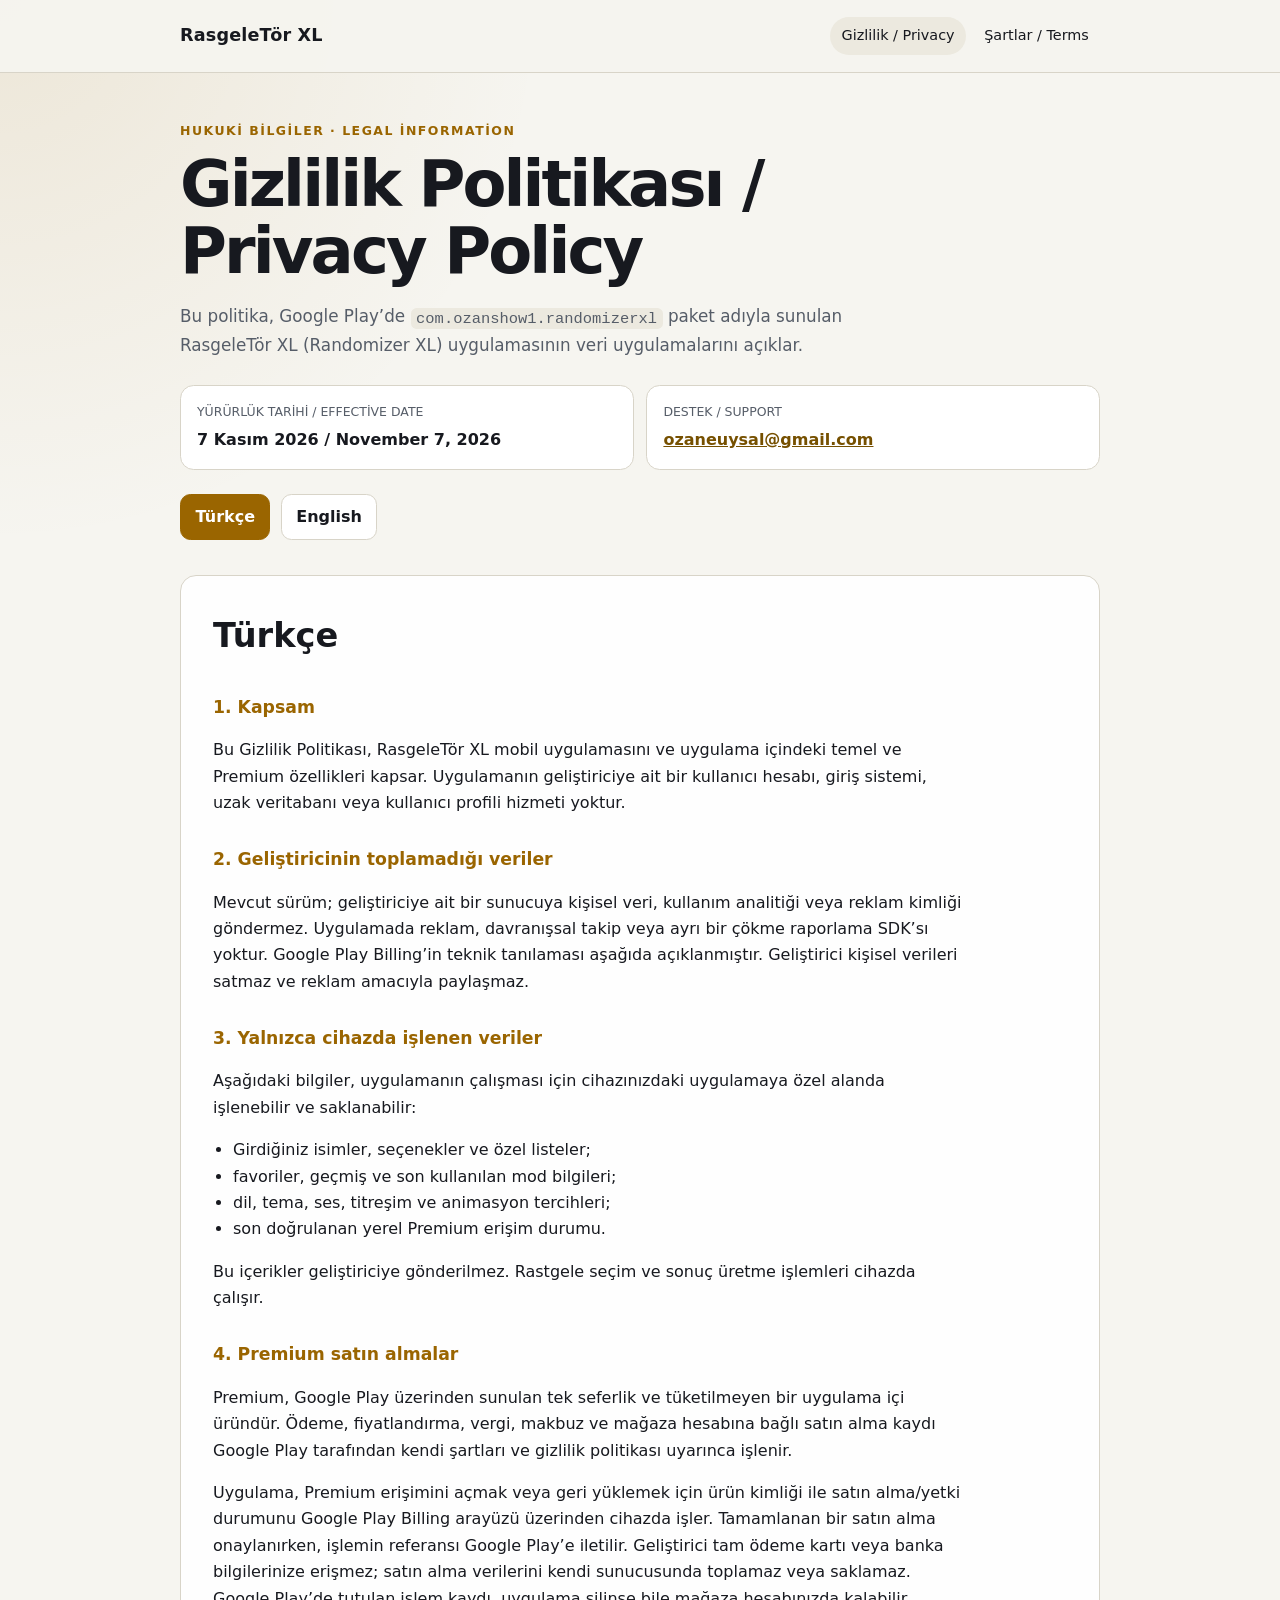
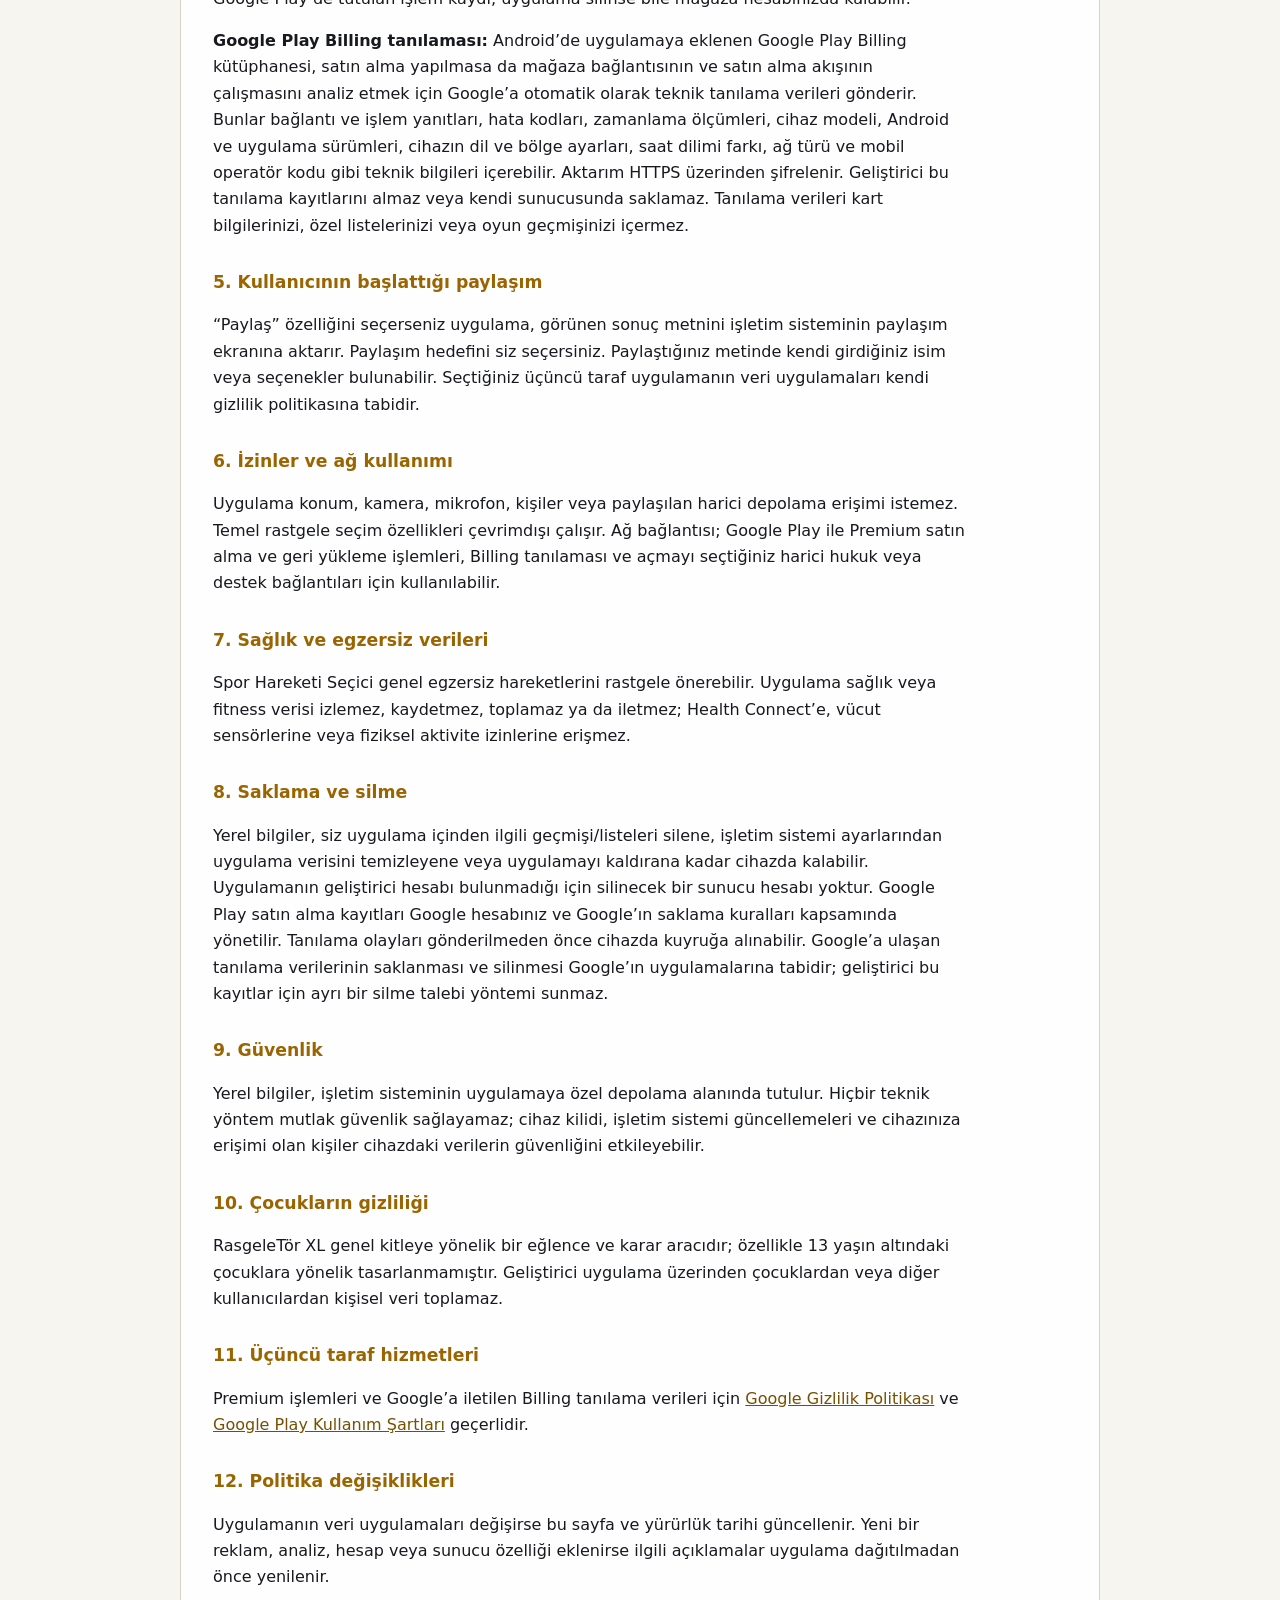
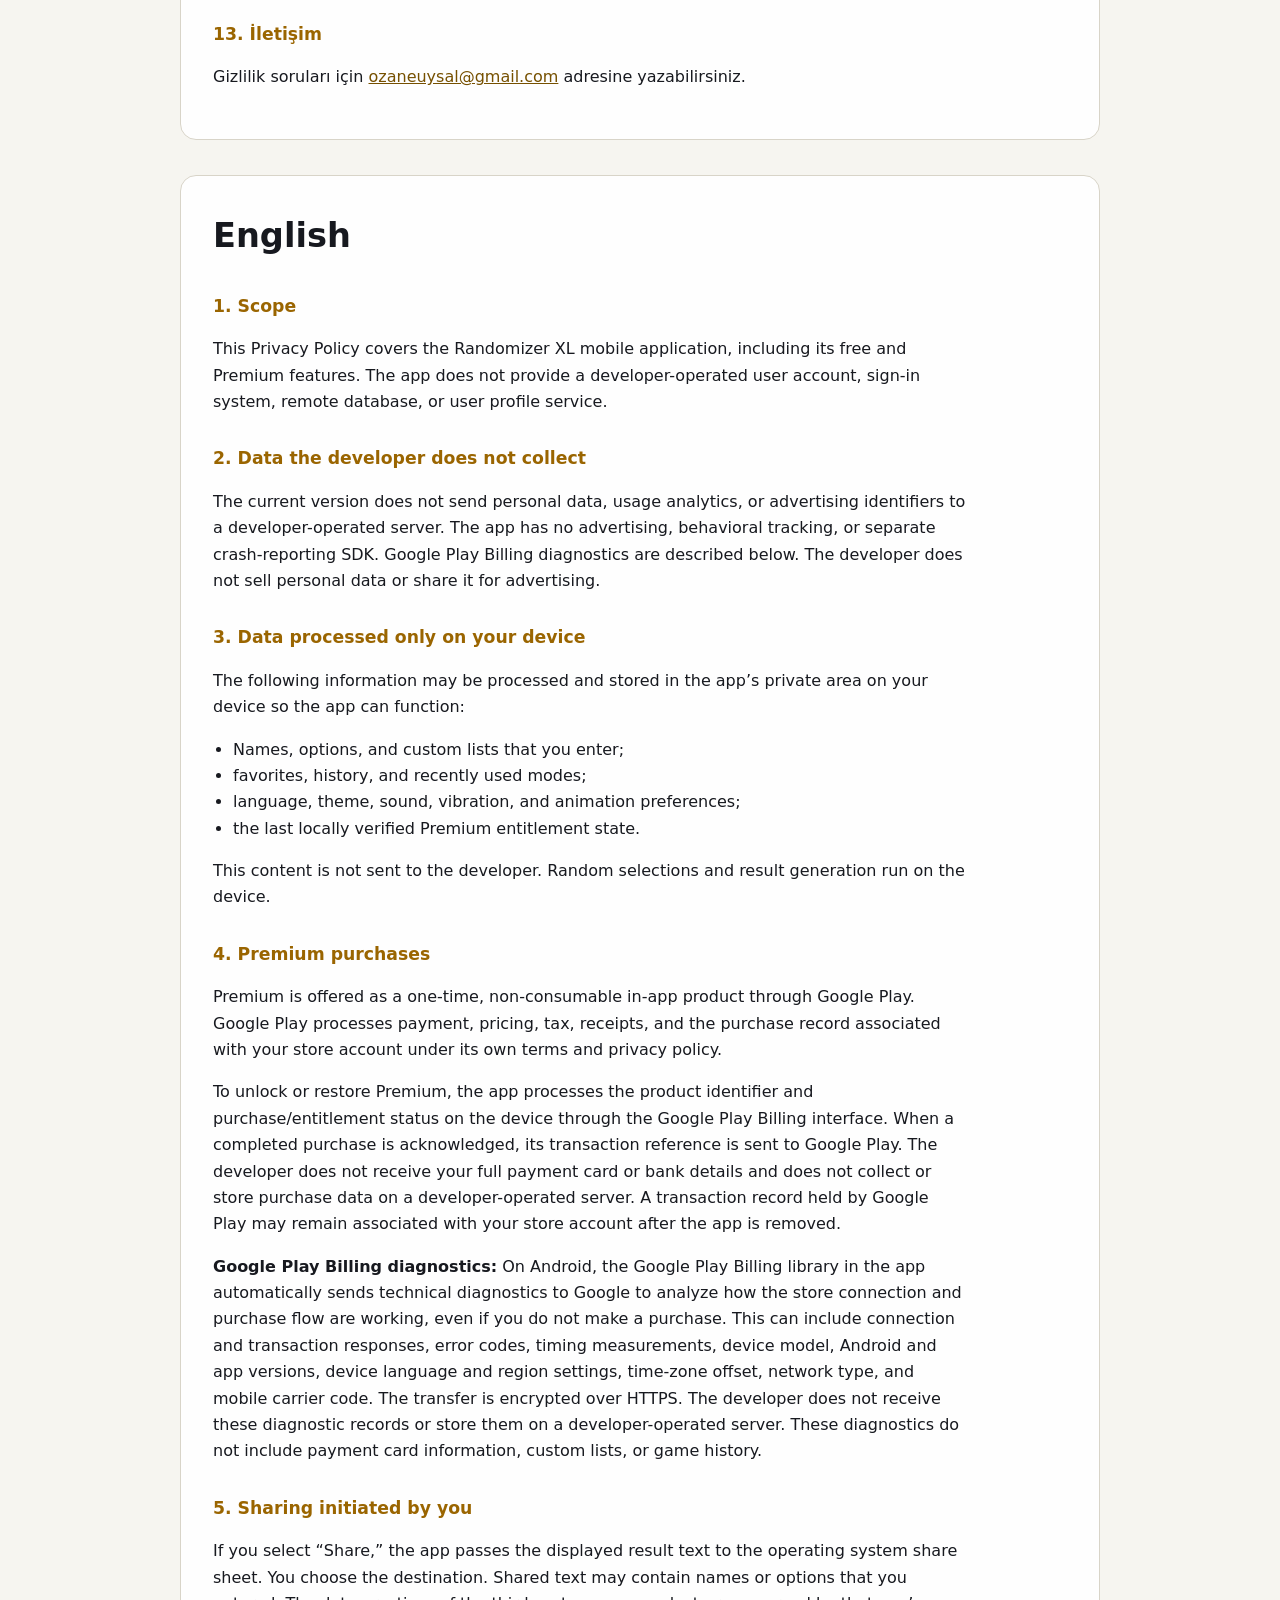
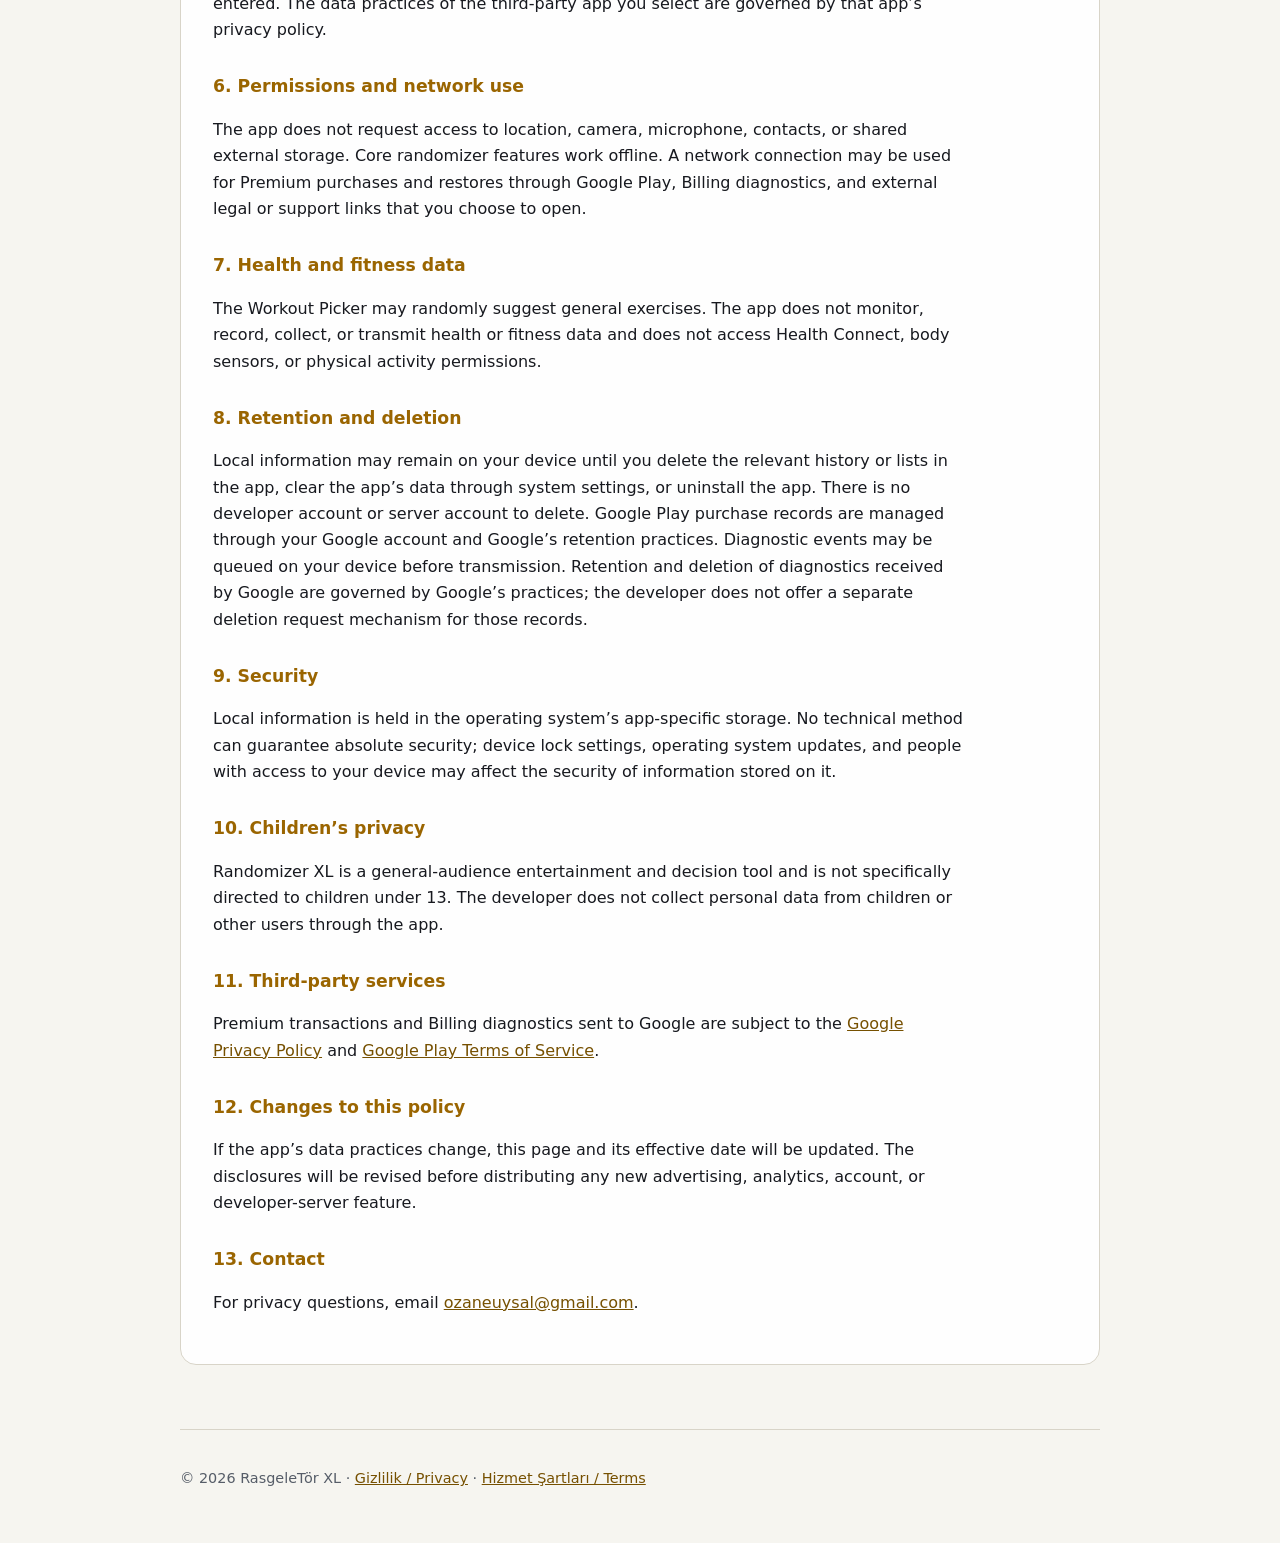
<file: index.html>
<!doctype html>
<html lang="tr">
  <head>
    <meta charset="utf-8" />
    <meta name="viewport" content="width=device-width, initial-scale=1" />
    <meta name="robots" content="noindex, nofollow, noarchive" />
    <meta
      name="description"
      content="RasgeleTör XL / Randomizer XL Gizlilik Politikası ve veri uygulamaları."
    />
    <title>Gizlilik Politikası / Privacy Policy — RasgeleTör XL</title>
    <link rel="icon" href="data:," />
    <link rel="stylesheet" href="assets/legal.css" />
  </head>
  <body>
    <a class="skip-link" href="#content">İçeriğe geç / Skip to content</a>
    <header class="site-header">
      <div class="site-header__inner">
        <a class="brand" href="./">RasgeleTör XL</a>
        <nav aria-label="Hukuki sayfalar / Legal pages">
          <a href="./" aria-current="page">Gizlilik / Privacy</a>
          <a href="terms.html">Şartlar / Terms</a>
        </nav>
      </div>
    </header>

    <main id="content">
      <section class="hero" aria-labelledby="page-title">
        <p class="eyebrow">Hukuki bilgiler · Legal information</p>
        <h1 id="page-title">Gizlilik Politikası / Privacy Policy</h1>
        <p class="lead">
          Bu politika, Google Play’de <code>com.ozanshow1.randomizerxl</code>
          paket adıyla sunulan RasgeleTör XL (Randomizer XL) uygulamasının veri
          uygulamalarını açıklar.
        </p>
        <div class="meta-grid">
          <div class="meta-card">
            <span>Yürürlük tarihi / Effective date</span>
            <strong>7 Kasım 2026 / November 7, 2026</strong>
          </div>
          <div class="meta-card">
            <span>Destek / Support</span>
            <strong><a href="mailto:ozaneuysal@gmail.com">ozaneuysal@gmail.com</a></strong>
          </div>
        </div>
        <div class="language-jump" aria-label="Dil seçimi / Language selection">
          <a class="button button--accent" href="#turkce">Türkçe</a>
          <a class="button" href="#english" lang="en">English</a>
        </div>
      </section>

      <article id="turkce" class="policy-section" lang="tr">
        <h2>Türkçe</h2>

        <h3>1. Kapsam</h3>
        <p>
          Bu Gizlilik Politikası, RasgeleTör XL mobil uygulamasını ve uygulama
          içindeki temel ve Premium özellikleri kapsar. Uygulamanın geliştiriciye
          ait bir kullanıcı hesabı, giriş sistemi, uzak veritabanı veya kullanıcı
          profili hizmeti yoktur.
        </p>

        <h3>2. Geliştiricinin toplamadığı veriler</h3>
        <p>
          Mevcut sürüm; geliştiriciye ait bir sunucuya kişisel veri, kullanım
          analitiği veya reklam kimliği göndermez. Uygulamada reklam,
          davranışsal takip veya ayrı bir çökme raporlama SDK’sı yoktur.
          Google Play Billing’in teknik tanılaması aşağıda açıklanmıştır.
          Geliştirici kişisel verileri satmaz ve reklam amacıyla paylaşmaz.
        </p>

        <h3>3. Yalnızca cihazda işlenen veriler</h3>
        <p>
          Aşağıdaki bilgiler, uygulamanın çalışması için cihazınızdaki uygulamaya
          özel alanda işlenebilir ve saklanabilir:
        </p>
        <ul>
          <li>Girdiğiniz isimler, seçenekler ve özel listeler;</li>
          <li>favoriler, geçmiş ve son kullanılan mod bilgileri;</li>
          <li>dil, tema, ses, titreşim ve animasyon tercihleri;</li>
          <li>son doğrulanan yerel Premium erişim durumu.</li>
        </ul>
        <p>
          Bu içerikler geliştiriciye gönderilmez. Rastgele seçim ve sonuç üretme
          işlemleri cihazda çalışır.
        </p>

        <h3>4. Premium satın almalar</h3>
        <p>
          Premium, Google Play üzerinden sunulan tek seferlik ve tüketilmeyen bir
          uygulama içi üründür. Ödeme, fiyatlandırma, vergi, makbuz ve mağaza
          hesabına bağlı satın alma kaydı Google Play tarafından kendi şartları
          ve gizlilik politikası uyarınca işlenir.
        </p>
        <p>
          Uygulama, Premium erişimini açmak veya geri yüklemek için ürün kimliği
          ile satın alma/yetki durumunu Google Play Billing arayüzü üzerinden
          cihazda işler. Tamamlanan bir satın alma onaylanırken, işlemin
          referansı Google Play’e iletilir. Geliştirici tam ödeme kartı veya
          banka bilgilerinize erişmez; satın alma verilerini kendi sunucusunda
          toplamaz veya saklamaz.
          Google Play’de tutulan işlem kaydı, uygulama silinse bile mağaza
          hesabınızda kalabilir.
        </p>
        <p>
          <strong>Google Play Billing tanılaması:</strong> Android’de uygulamaya
          eklenen Google Play Billing kütüphanesi, satın alma yapılmasa da
          mağaza bağlantısının ve satın alma akışının çalışmasını analiz etmek
          için Google’a otomatik olarak teknik tanılama verileri gönderir.
          Bunlar bağlantı ve işlem yanıtları, hata kodları, zamanlama ölçümleri,
          cihaz modeli, Android ve uygulama sürümleri, cihazın dil ve bölge
          ayarları, saat dilimi farkı, ağ türü ve mobil operatör kodu gibi
          teknik bilgileri içerebilir. Aktarım HTTPS üzerinden şifrelenir. Geliştirici
          bu tanılama kayıtlarını almaz veya kendi sunucusunda saklamaz.
          Tanılama verileri kart bilgilerinizi, özel listelerinizi veya oyun
          geçmişinizi içermez.
        </p>

        <h3>5. Kullanıcının başlattığı paylaşım</h3>
        <p>
          “Paylaş” özelliğini seçerseniz uygulama, görünen sonuç metnini işletim
          sisteminin paylaşım ekranına aktarır. Paylaşım hedefini siz seçersiniz.
          Paylaştığınız metinde kendi girdiğiniz isim veya seçenekler bulunabilir.
          Seçtiğiniz üçüncü taraf uygulamanın veri uygulamaları kendi gizlilik
          politikasına tabidir.
        </p>

        <h3>6. İzinler ve ağ kullanımı</h3>
        <p>
          Uygulama konum, kamera, mikrofon, kişiler veya paylaşılan harici
          depolama erişimi istemez. Temel rastgele seçim özellikleri çevrimdışı
          çalışır. Ağ bağlantısı; Google Play ile Premium satın alma ve geri
          yükleme işlemleri, Billing tanılaması ve açmayı seçtiğiniz harici
          hukuk veya destek bağlantıları için kullanılabilir.
        </p>

        <h3>7. Sağlık ve egzersiz verileri</h3>
        <p>
          Spor Hareketi Seçici genel egzersiz hareketlerini rastgele önerebilir.
          Uygulama sağlık veya fitness verisi izlemez, kaydetmez, toplamaz ya da
          iletmez; Health Connect’e, vücut sensörlerine veya fiziksel aktivite
          izinlerine erişmez.
        </p>

        <h3>8. Saklama ve silme</h3>
        <p>
          Yerel bilgiler, siz uygulama içinden ilgili geçmişi/listeleri silene,
          işletim sistemi ayarlarından uygulama verisini temizleyene veya
          uygulamayı kaldırana kadar cihazda kalabilir. Uygulamanın geliştirici
          hesabı bulunmadığı için silinecek bir sunucu hesabı yoktur. Google Play
          satın alma kayıtları Google hesabınız ve Google’ın saklama kuralları
          kapsamında yönetilir. Tanılama olayları gönderilmeden önce cihazda
          kuyruğa alınabilir. Google’a ulaşan tanılama verilerinin saklanması ve
          silinmesi Google’ın uygulamalarına tabidir; geliştirici bu kayıtlar
          için ayrı bir silme talebi yöntemi sunmaz.
        </p>

        <h3>9. Güvenlik</h3>
        <p>
          Yerel bilgiler, işletim sisteminin uygulamaya özel depolama alanında
          tutulur. Hiçbir teknik yöntem mutlak güvenlik sağlayamaz; cihaz kilidi,
          işletim sistemi güncellemeleri ve cihazınıza erişimi olan kişiler
          cihazdaki verilerin güvenliğini etkileyebilir.
        </p>

        <h3>10. Çocukların gizliliği</h3>
        <p>
          RasgeleTör XL genel kitleye yönelik bir eğlence ve karar aracıdır;
          özellikle 13 yaşın altındaki çocuklara yönelik tasarlanmamıştır.
          Geliştirici uygulama üzerinden çocuklardan veya diğer kullanıcılardan
          kişisel veri toplamaz.
        </p>

        <h3>11. Üçüncü taraf hizmetleri</h3>
        <p>
          Premium işlemleri ve Google’a iletilen Billing tanılama verileri için
          <a href="https://policies.google.com/privacy" rel="noopener noreferrer"
            >Google Gizlilik Politikası</a
          >
          ve
          <a href="https://play.google.com/about/play-terms/" rel="noopener noreferrer"
            >Google Play Kullanım Şartları</a
          >
          geçerlidir.
        </p>

        <h3>12. Politika değişiklikleri</h3>
        <p>
          Uygulamanın veri uygulamaları değişirse bu sayfa ve yürürlük tarihi
          güncellenir. Yeni bir reklam, analiz, hesap veya sunucu özelliği
          eklenirse ilgili açıklamalar uygulama dağıtılmadan önce yenilenir.
        </p>

        <h3>13. İletişim</h3>
        <p>
          Gizlilik soruları için
          <a href="mailto:ozaneuysal@gmail.com">ozaneuysal@gmail.com</a>
          adresine yazabilirsiniz.
        </p>
      </article>

      <article id="english" class="policy-section" lang="en">
        <h2>English</h2>

        <h3>1. Scope</h3>
        <p>
          This Privacy Policy covers the Randomizer XL mobile application,
          including its free and Premium features. The app does not provide a
          developer-operated user account, sign-in system, remote database, or
          user profile service.
        </p>

        <h3>2. Data the developer does not collect</h3>
        <p>
          The current version does not send personal data, usage analytics, or
          advertising identifiers to a developer-operated server. The app has
          no advertising, behavioral tracking, or separate crash-reporting SDK.
          Google Play Billing diagnostics are described below. The developer
          does not sell personal data or share it for advertising.
        </p>

        <h3>3. Data processed only on your device</h3>
        <p>
          The following information may be processed and stored in the app’s
          private area on your device so the app can function:
        </p>
        <ul>
          <li>Names, options, and custom lists that you enter;</li>
          <li>favorites, history, and recently used modes;</li>
          <li>language, theme, sound, vibration, and animation preferences;</li>
          <li>the last locally verified Premium entitlement state.</li>
        </ul>
        <p>
          This content is not sent to the developer. Random selections and result
          generation run on the device.
        </p>

        <h3>4. Premium purchases</h3>
        <p>
          Premium is offered as a one-time, non-consumable in-app product through
          Google Play. Google Play processes payment, pricing, tax, receipts, and
          the purchase record associated with your store account under its own
          terms and privacy policy.
        </p>
        <p>
          To unlock or restore Premium, the app processes the product identifier
          and purchase/entitlement status on the device through the Google Play
          Billing interface. When a completed purchase is acknowledged, its
          transaction reference is sent to Google Play. The developer does not
          receive your full payment card or bank details and does not collect
          or store purchase data on a developer-operated server. A transaction
          record held by Google Play may remain associated with your store
          account after the app is removed.
        </p>
        <p>
          <strong>Google Play Billing diagnostics:</strong> On Android, the
          Google Play Billing library in the app automatically sends technical
          diagnostics to Google to analyze how the store connection and
          purchase flow are working, even if you do not make a purchase.
          This can include connection and transaction responses, error codes,
          timing measurements, device model, Android and app versions, device
          language and region settings, time-zone offset, network type, and
          mobile carrier code. The transfer is encrypted over HTTPS. The developer
          does not receive these diagnostic records or store them on a
          developer-operated server. These diagnostics do not include payment
          card information, custom lists, or game history.
        </p>

        <h3>5. Sharing initiated by you</h3>
        <p>
          If you select “Share,” the app passes the displayed result text to the
          operating system share sheet. You choose the destination. Shared text
          may contain names or options that you entered. The data practices of
          the third-party app you select are governed by that app’s privacy
          policy.
        </p>

        <h3>6. Permissions and network use</h3>
        <p>
          The app does not request access to location, camera, microphone,
          contacts, or shared external storage. Core randomizer features work
          offline. A network connection may be used for Premium purchases and
          restores through Google Play, Billing diagnostics, and external legal
          or support links that you choose to open.
        </p>

        <h3>7. Health and fitness data</h3>
        <p>
          The Workout Picker may randomly suggest general exercises. The app
          does not monitor, record, collect, or transmit health or fitness data
          and does not access Health Connect, body sensors, or physical activity
          permissions.
        </p>

        <h3>8. Retention and deletion</h3>
        <p>
          Local information may remain on your device until you delete the
          relevant history or lists in the app, clear the app’s data through
          system settings, or uninstall the app. There is no developer account
          or server account to delete. Google Play purchase records are managed
          through your Google account and Google’s retention practices.
          Diagnostic events may be queued on your device before transmission.
          Retention and deletion of diagnostics received by Google are governed
          by Google’s practices; the developer does not offer a separate
          deletion request mechanism for those records.
        </p>

        <h3>9. Security</h3>
        <p>
          Local information is held in the operating system’s app-specific
          storage. No technical method can guarantee absolute security; device
          lock settings, operating system updates, and people with access to your
          device may affect the security of information stored on it.
        </p>

        <h3>10. Children’s privacy</h3>
        <p>
          Randomizer XL is a general-audience entertainment and decision tool
          and is not specifically directed to children under 13. The developer
          does not collect personal data from children or other users through the
          app.
        </p>

        <h3>11. Third-party services</h3>
        <p>
          Premium transactions and Billing diagnostics sent to Google are
          subject to the
          <a href="https://policies.google.com/privacy" rel="noopener noreferrer"
            >Google Privacy Policy</a
          >
          and
          <a href="https://play.google.com/about/play-terms/" rel="noopener noreferrer"
            >Google Play Terms of Service</a
          >.
        </p>

        <h3>12. Changes to this policy</h3>
        <p>
          If the app’s data practices change, this page and its effective date
          will be updated. The disclosures will be revised before distributing
          any new advertising, analytics, account, or developer-server feature.
        </p>

        <h3>13. Contact</h3>
        <p>
          For privacy questions, email
          <a href="mailto:ozaneuysal@gmail.com">ozaneuysal@gmail.com</a>.
        </p>
      </article>
    </main>

    <footer class="site-footer">
      <p>
        © 2026 RasgeleTör XL ·
        <a href="./">Gizlilik / Privacy</a> ·
        <a href="terms.html">Hizmet Şartları / Terms</a>
      </p>
    </footer>
  </body>
</html>
</file>
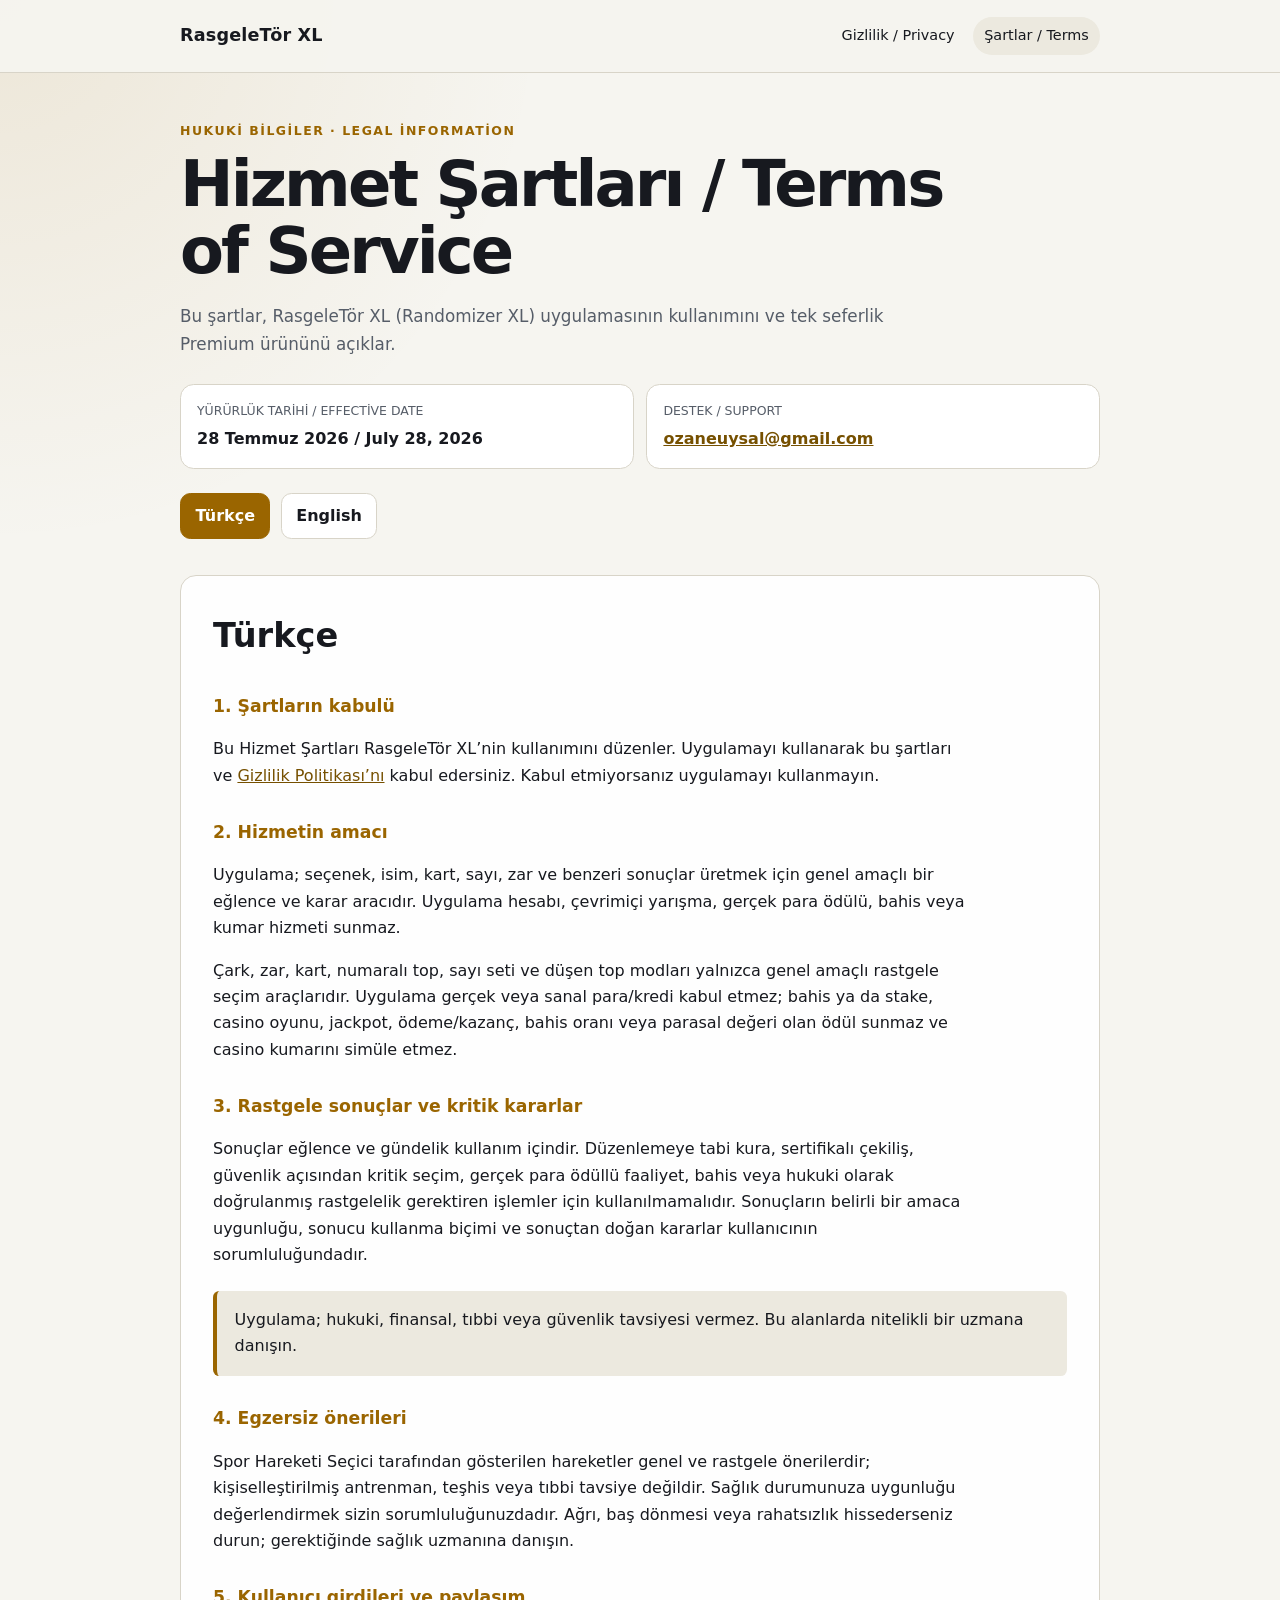
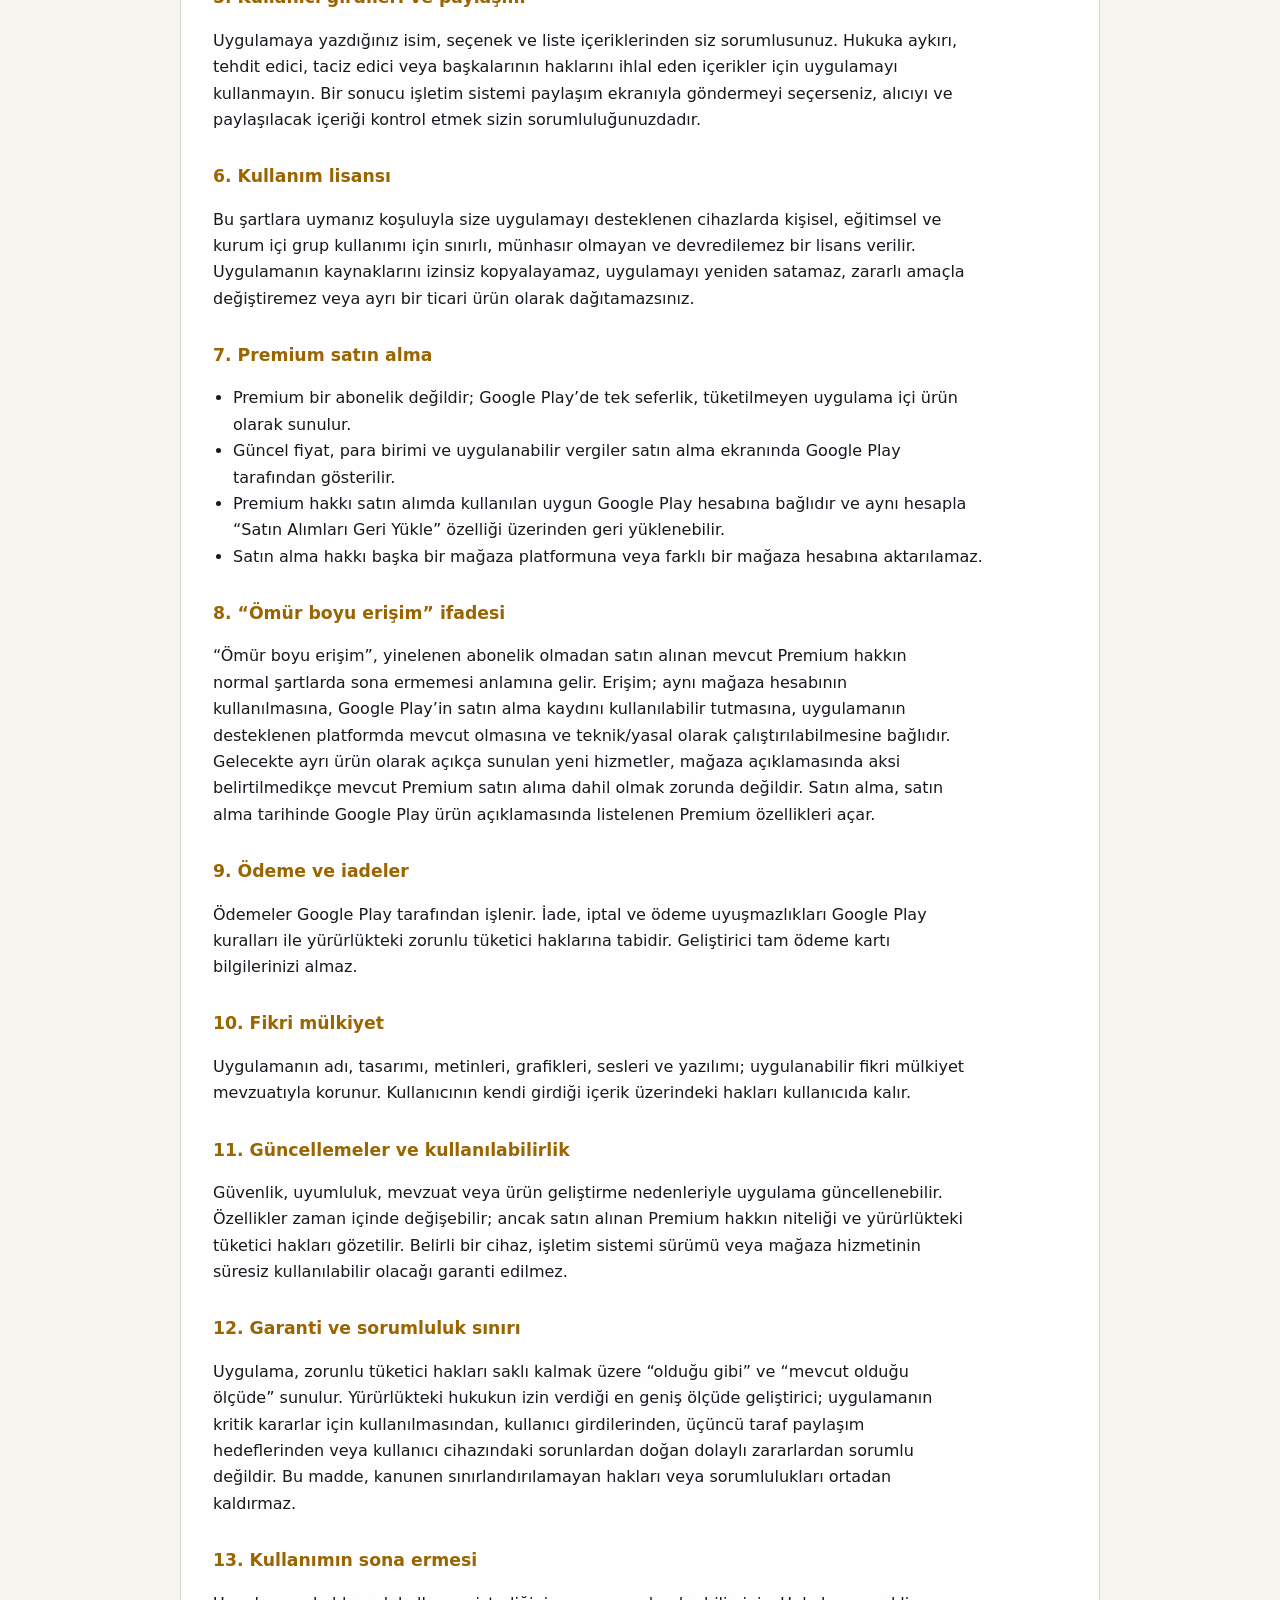
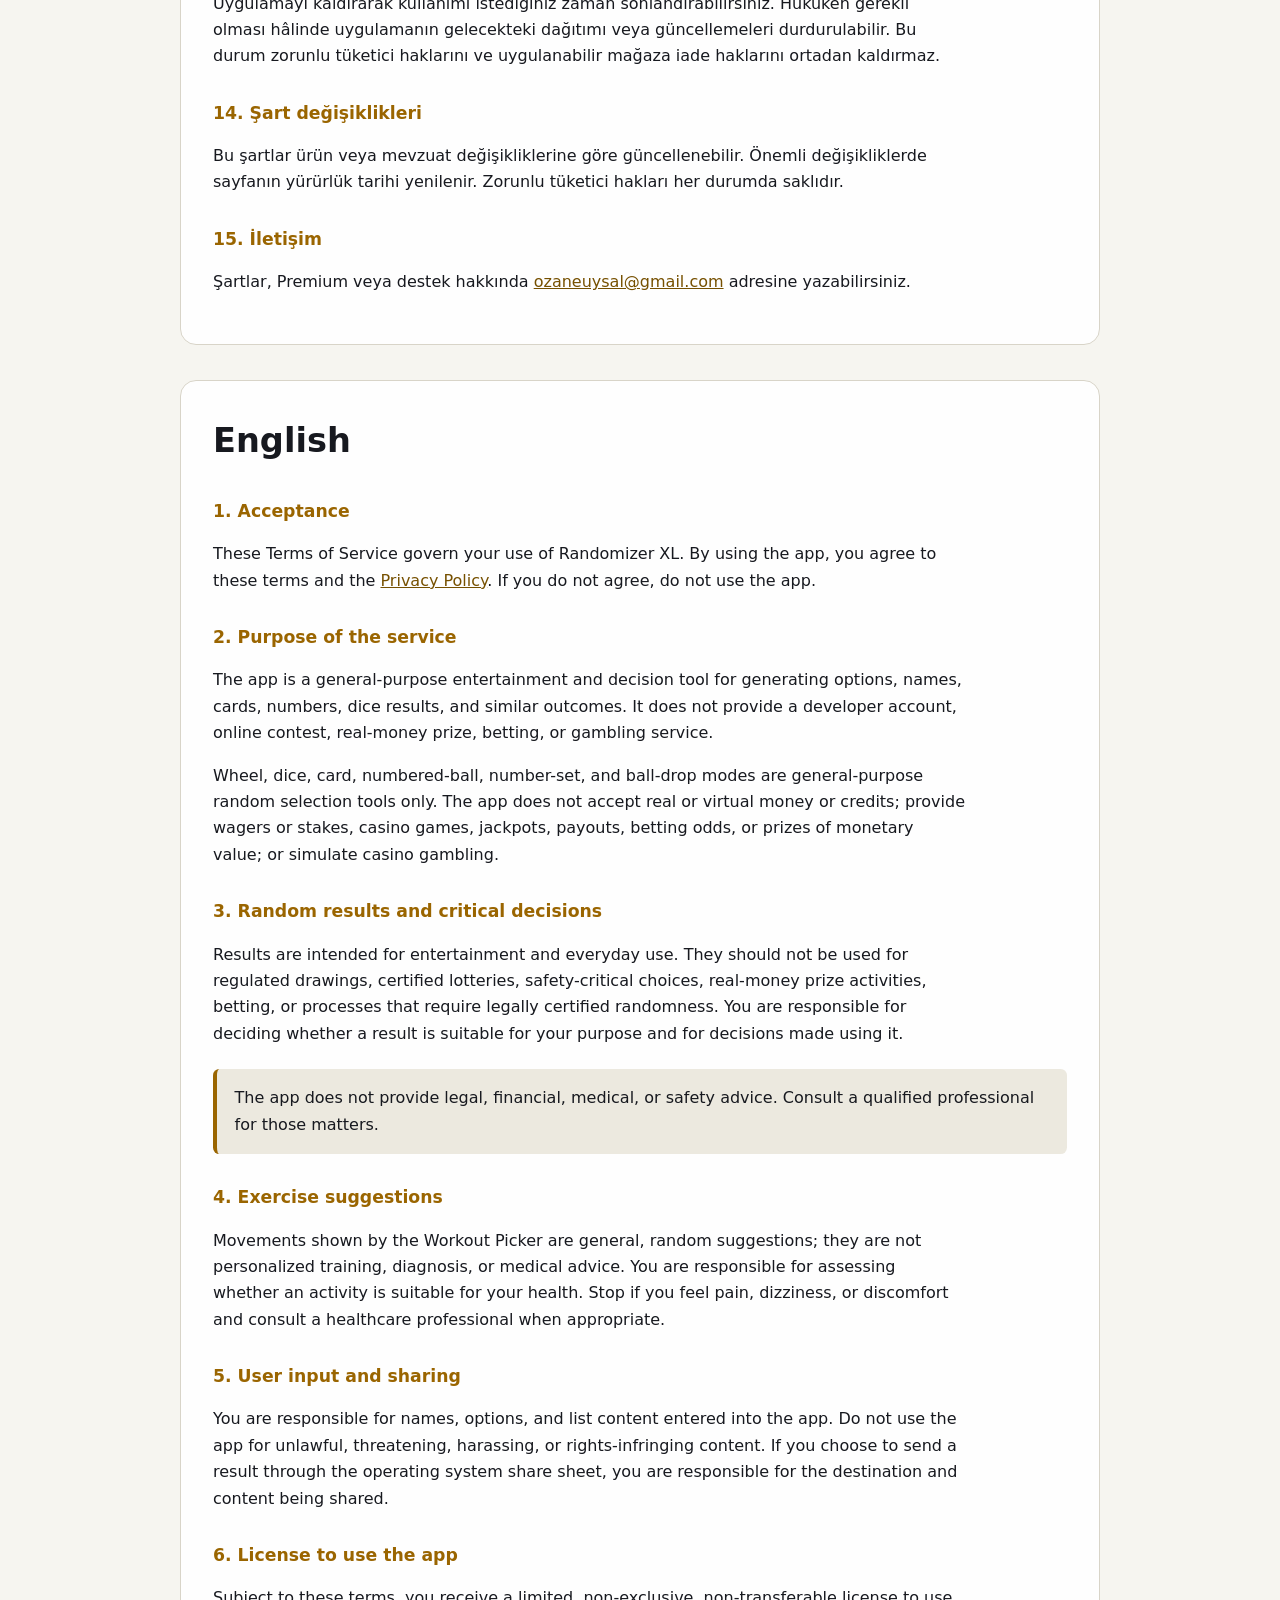
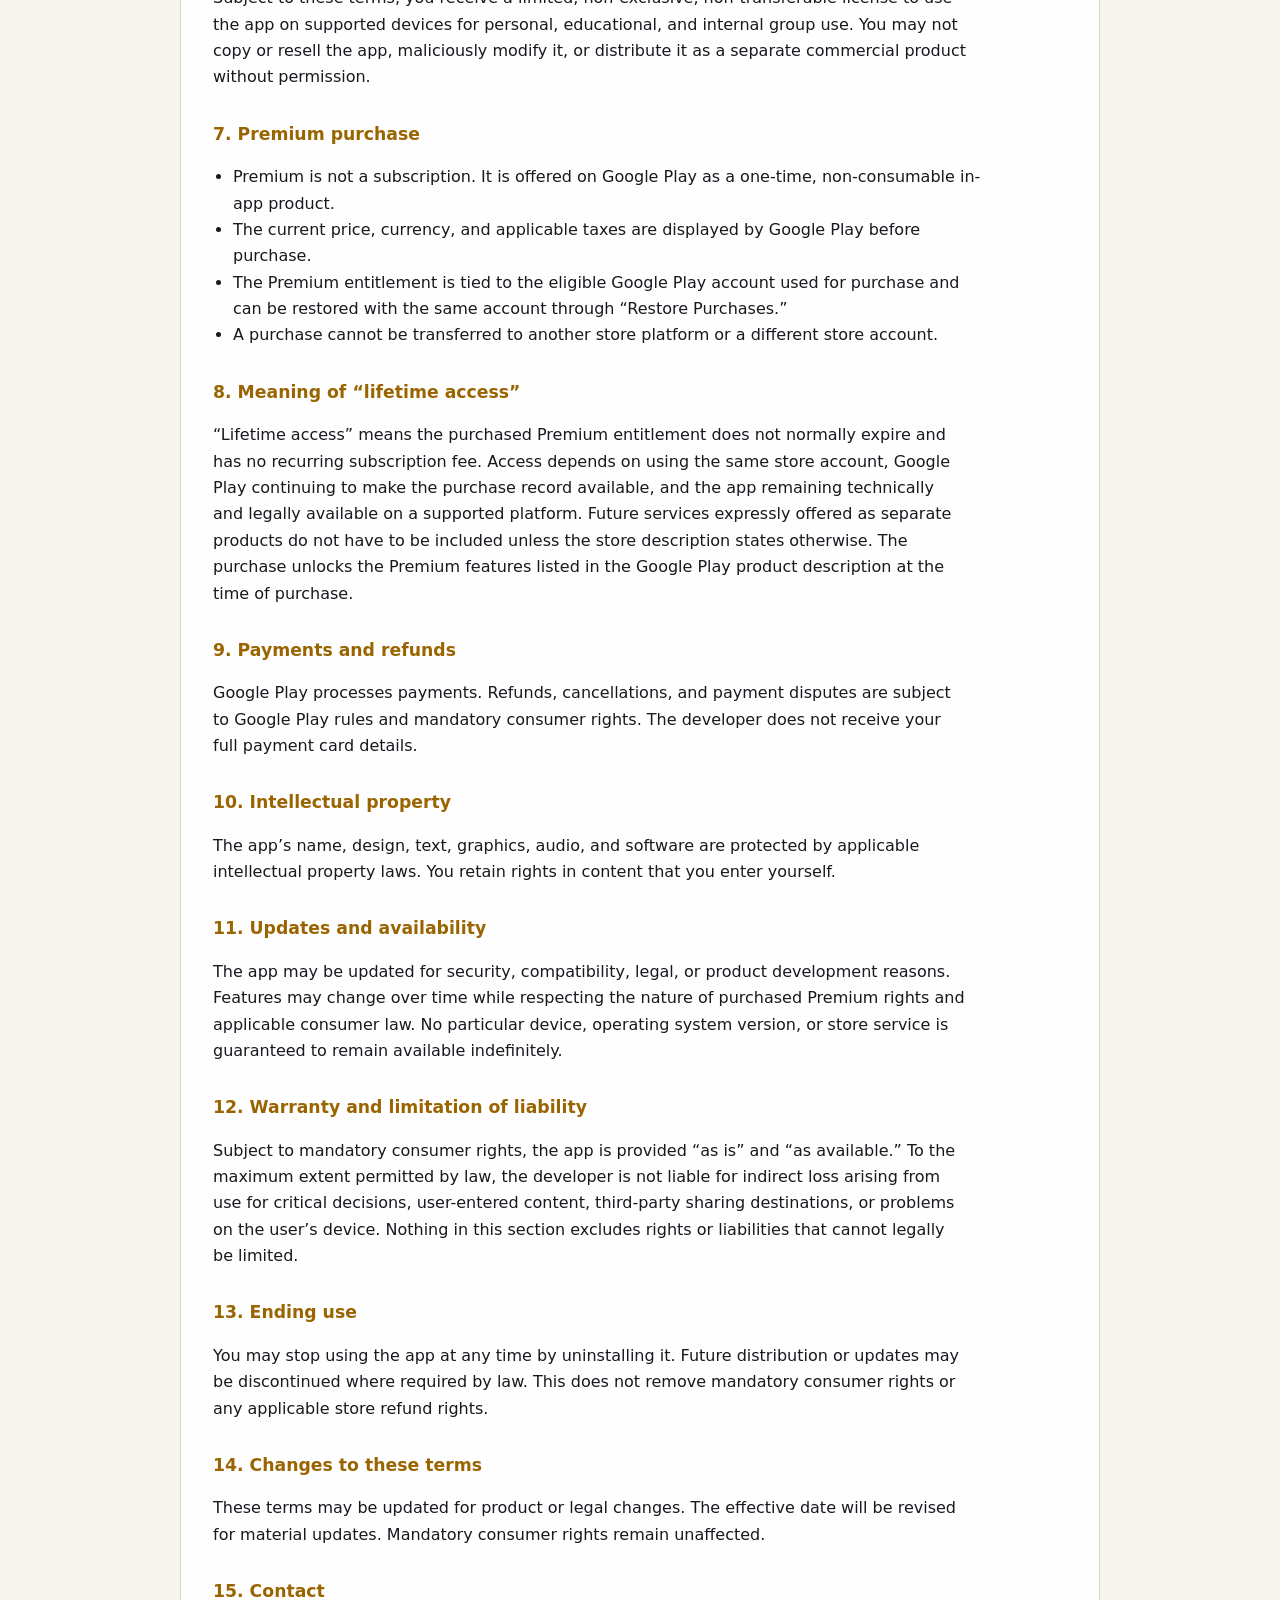
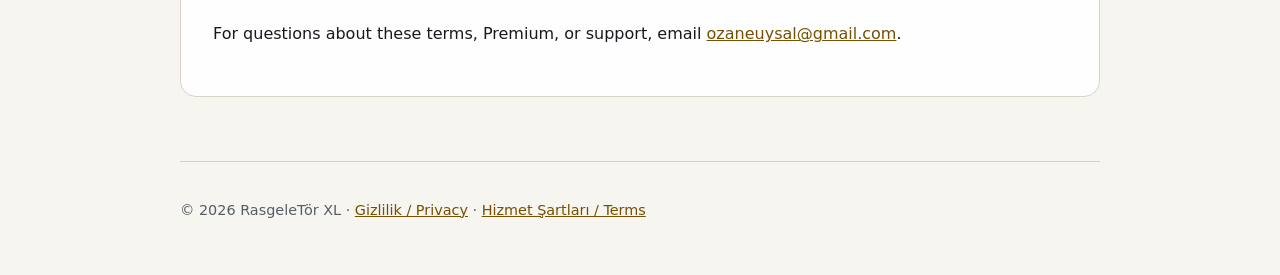
<file: terms.html>
<!doctype html>
<html lang="tr">
  <head>
    <meta charset="utf-8" />
    <meta name="viewport" content="width=device-width, initial-scale=1" />
    <meta name="robots" content="noindex, nofollow, noarchive" />
    <meta
      name="description"
      content="RasgeleTör XL / Randomizer XL Hizmet ve Kullanım Şartları."
    />
    <title>Hizmet Şartları / Terms of Service — RasgeleTör XL</title>
    <link rel="icon" href="data:," />
    <link rel="stylesheet" href="assets/legal.css" />
  </head>
  <body>
    <a class="skip-link" href="#content">İçeriğe geç / Skip to content</a>
    <header class="site-header">
      <div class="site-header__inner">
        <a class="brand" href="./">RasgeleTör XL</a>
        <nav aria-label="Hukuki sayfalar / Legal pages">
          <a href="./">Gizlilik / Privacy</a>
          <a href="terms.html" aria-current="page">Şartlar / Terms</a>
        </nav>
      </div>
    </header>

    <main id="content">
      <section class="hero" aria-labelledby="page-title">
        <p class="eyebrow">Hukuki bilgiler · Legal information</p>
        <h1 id="page-title">Hizmet Şartları / Terms of Service</h1>
        <p class="lead">
          Bu şartlar, RasgeleTör XL (Randomizer XL) uygulamasının kullanımını ve
          tek seferlik Premium ürününü açıklar.
        </p>
        <div class="meta-grid">
          <div class="meta-card">
            <span>Yürürlük tarihi / Effective date</span>
            <strong>28 Temmuz 2026 / July 28, 2026</strong>
          </div>
          <div class="meta-card">
            <span>Destek / Support</span>
            <strong><a href="mailto:ozaneuysal@gmail.com">ozaneuysal@gmail.com</a></strong>
          </div>
        </div>
        <div class="language-jump" aria-label="Dil seçimi / Language selection">
          <a class="button button--accent" href="#turkce">Türkçe</a>
          <a class="button" href="#english" lang="en">English</a>
        </div>
      </section>

      <article id="turkce" class="policy-section" lang="tr">
        <h2>Türkçe</h2>

        <h3>1. Şartların kabulü</h3>
        <p>
          Bu Hizmet Şartları RasgeleTör XL’nin kullanımını düzenler. Uygulamayı
          kullanarak bu şartları ve
          <a href="./">Gizlilik Politikası’nı</a> kabul edersiniz. Kabul
          etmiyorsanız uygulamayı kullanmayın.
        </p>

        <h3>2. Hizmetin amacı</h3>
        <p>
          Uygulama; seçenek, isim, kart, sayı, zar ve benzeri sonuçlar üretmek
          için genel amaçlı bir eğlence ve karar aracıdır. Uygulama hesabı,
          çevrimiçi yarışma, gerçek para ödülü, bahis veya kumar hizmeti sunmaz.
        </p>
        <p>
          Çark, zar, kart, numaralı top, sayı seti ve düşen top modları yalnızca
          genel amaçlı rastgele seçim araçlarıdır. Uygulama gerçek veya sanal
          para/kredi kabul etmez; bahis ya da stake, casino oyunu, jackpot,
          ödeme/kazanç, bahis oranı veya parasal değeri olan ödül sunmaz ve
          casino kumarını simüle etmez.
        </p>

        <h3>3. Rastgele sonuçlar ve kritik kararlar</h3>
        <p>
          Sonuçlar eğlence ve gündelik kullanım içindir. Düzenlemeye tabi kura,
          sertifikalı çekiliş, güvenlik açısından kritik seçim, gerçek para
          ödüllü faaliyet, bahis veya hukuki olarak doğrulanmış rastgelelik
          gerektiren işlemler için kullanılmamalıdır. Sonuçların belirli bir
          amaca uygunluğu, sonucu kullanma biçimi ve sonuçtan doğan kararlar
          kullanıcının sorumluluğundadır.
        </p>
        <div class="notice">
          Uygulama; hukuki, finansal, tıbbi veya güvenlik tavsiyesi vermez. Bu
          alanlarda nitelikli bir uzmana danışın.
        </div>

        <h3>4. Egzersiz önerileri</h3>
        <p>
          Spor Hareketi Seçici tarafından gösterilen hareketler genel ve
          rastgele önerilerdir; kişiselleştirilmiş antrenman, teşhis veya tıbbi
          tavsiye değildir. Sağlık durumunuza uygunluğu değerlendirmek sizin
          sorumluluğunuzdadır. Ağrı, baş dönmesi veya rahatsızlık hissederseniz
          durun; gerektiğinde sağlık uzmanına danışın.
        </p>

        <h3>5. Kullanıcı girdileri ve paylaşım</h3>
        <p>
          Uygulamaya yazdığınız isim, seçenek ve liste içeriklerinden siz
          sorumlusunuz. Hukuka aykırı, tehdit edici, taciz edici veya başkalarının
          haklarını ihlal eden içerikler için uygulamayı kullanmayın. Bir sonucu
          işletim sistemi paylaşım ekranıyla göndermeyi seçerseniz, alıcıyı ve
          paylaşılacak içeriği kontrol etmek sizin sorumluluğunuzdadır.
        </p>

        <h3>6. Kullanım lisansı</h3>
        <p>
          Bu şartlara uymanız koşuluyla size uygulamayı desteklenen cihazlarda
          kişisel, eğitimsel ve kurum içi grup kullanımı için sınırlı, münhasır
          olmayan ve devredilemez bir lisans verilir. Uygulamanın kaynaklarını
          izinsiz kopyalayamaz, uygulamayı yeniden satamaz, zararlı amaçla
          değiştiremez veya ayrı bir ticari ürün olarak dağıtamazsınız.
        </p>

        <h3>7. Premium satın alma</h3>
        <ul>
          <li>
            Premium bir abonelik değildir; Google Play’de tek seferlik,
            tüketilmeyen uygulama içi ürün olarak sunulur.
          </li>
          <li>
            Güncel fiyat, para birimi ve uygulanabilir vergiler satın alma
            ekranında Google Play tarafından gösterilir.
          </li>
          <li>
            Premium hakkı satın alımda kullanılan uygun Google Play hesabına
            bağlıdır ve aynı hesapla “Satın Alımları Geri Yükle” özelliği
            üzerinden geri yüklenebilir.
          </li>
          <li>
            Satın alma hakkı başka bir mağaza platformuna veya farklı bir mağaza
            hesabına aktarılamaz.
          </li>
        </ul>

        <h3>8. “Ömür boyu erişim” ifadesi</h3>
        <p>
          “Ömür boyu erişim”, yinelenen abonelik olmadan satın alınan mevcut
          Premium hakkın normal şartlarda sona ermemesi anlamına gelir. Erişim;
          aynı mağaza hesabının kullanılmasına, Google Play’in satın alma kaydını
          kullanılabilir tutmasına, uygulamanın desteklenen platformda mevcut
          olmasına ve teknik/yasal olarak çalıştırılabilmesine bağlıdır. Gelecekte
          ayrı ürün olarak açıkça sunulan yeni hizmetler, mağaza açıklamasında
          aksi belirtilmedikçe mevcut Premium satın alıma dahil olmak zorunda
          değildir. Satın alma, satın alma tarihinde Google Play ürün
          açıklamasında listelenen Premium özellikleri açar.
        </p>

        <h3>9. Ödeme ve iadeler</h3>
        <p>
          Ödemeler Google Play tarafından işlenir. İade, iptal ve ödeme
          uyuşmazlıkları Google Play kuralları ile yürürlükteki zorunlu tüketici
          haklarına tabidir. Geliştirici tam ödeme kartı bilgilerinizi almaz.
        </p>

        <h3>10. Fikri mülkiyet</h3>
        <p>
          Uygulamanın adı, tasarımı, metinleri, grafikleri, sesleri ve yazılımı;
          uygulanabilir fikri mülkiyet mevzuatıyla korunur. Kullanıcının kendi
          girdiği içerik üzerindeki hakları kullanıcıda kalır.
        </p>

        <h3>11. Güncellemeler ve kullanılabilirlik</h3>
        <p>
          Güvenlik, uyumluluk, mevzuat veya ürün geliştirme nedenleriyle uygulama
          güncellenebilir. Özellikler zaman içinde değişebilir; ancak satın alınan
          Premium hakkın niteliği ve yürürlükteki tüketici hakları gözetilir.
          Belirli bir cihaz, işletim sistemi sürümü veya mağaza hizmetinin süresiz
          kullanılabilir olacağı garanti edilmez.
        </p>

        <h3>12. Garanti ve sorumluluk sınırı</h3>
        <p>
          Uygulama, zorunlu tüketici hakları saklı kalmak üzere “olduğu gibi” ve
          “mevcut olduğu ölçüde” sunulur. Yürürlükteki hukukun izin verdiği en
          geniş ölçüde geliştirici; uygulamanın kritik kararlar için
          kullanılmasından, kullanıcı girdilerinden, üçüncü taraf paylaşım
          hedeflerinden veya kullanıcı cihazındaki sorunlardan doğan dolaylı
          zararlardan sorumlu değildir. Bu madde, kanunen sınırlandırılamayan
          hakları veya sorumlulukları ortadan kaldırmaz.
        </p>

        <h3>13. Kullanımın sona ermesi</h3>
        <p>
          Uygulamayı kaldırarak kullanımı istediğiniz zaman sonlandırabilirsiniz.
          Hukuken gerekli olması hâlinde uygulamanın gelecekteki dağıtımı veya
          güncellemeleri durdurulabilir. Bu durum zorunlu tüketici haklarını ve
          uygulanabilir mağaza iade haklarını ortadan kaldırmaz.
        </p>

        <h3>14. Şart değişiklikleri</h3>
        <p>
          Bu şartlar ürün veya mevzuat değişikliklerine göre güncellenebilir.
          Önemli değişikliklerde sayfanın yürürlük tarihi yenilenir. Zorunlu
          tüketici hakları her durumda saklıdır.
        </p>

        <h3>15. İletişim</h3>
        <p>
          Şartlar, Premium veya destek hakkında
          <a href="mailto:ozaneuysal@gmail.com">ozaneuysal@gmail.com</a>
          adresine yazabilirsiniz.
        </p>
      </article>

      <article id="english" class="policy-section" lang="en">
        <h2>English</h2>

        <h3>1. Acceptance</h3>
        <p>
          These Terms of Service govern your use of Randomizer XL. By using the
          app, you agree to these terms and the
          <a href="./">Privacy Policy</a>. If you do not agree, do not use the
          app.
        </p>

        <h3>2. Purpose of the service</h3>
        <p>
          The app is a general-purpose entertainment and decision tool for
          generating options, names, cards, numbers, dice results, and similar
          outcomes. It does not provide a developer account, online contest,
          real-money prize, betting, or gambling service.
        </p>
        <p>
          Wheel, dice, card, numbered-ball, number-set, and ball-drop modes are
          general-purpose random selection tools only. The app does not accept
          real or virtual money or credits; provide wagers or stakes, casino
          games, jackpots, payouts, betting odds, or prizes of monetary value;
          or simulate casino gambling.
        </p>

        <h3>3. Random results and critical decisions</h3>
        <p>
          Results are intended for entertainment and everyday use. They should
          not be used for regulated drawings, certified lotteries, safety-critical
          choices, real-money prize activities, betting, or processes that
          require legally certified randomness. You are responsible for deciding
          whether a result is suitable for your purpose and for decisions made
          using it.
        </p>
        <div class="notice">
          The app does not provide legal, financial, medical, or safety advice.
          Consult a qualified professional for those matters.
        </div>

        <h3>4. Exercise suggestions</h3>
        <p>
          Movements shown by the Workout Picker are general, random suggestions;
          they are not personalized training, diagnosis, or medical advice. You
          are responsible for assessing whether an activity is suitable for your
          health. Stop if you feel pain, dizziness, or discomfort and consult a
          healthcare professional when appropriate.
        </p>

        <h3>5. User input and sharing</h3>
        <p>
          You are responsible for names, options, and list content entered into
          the app. Do not use the app for unlawful, threatening, harassing, or
          rights-infringing content. If you choose to send a result through the
          operating system share sheet, you are responsible for the destination
          and content being shared.
        </p>

        <h3>6. License to use the app</h3>
        <p>
          Subject to these terms, you receive a limited, non-exclusive,
          non-transferable license to use the app on supported devices for
          personal, educational, and internal group use. You may not copy or
          resell the app, maliciously modify it, or distribute it as a separate
          commercial product without permission.
        </p>

        <h3>7. Premium purchase</h3>
        <ul>
          <li>
            Premium is not a subscription. It is offered on Google Play as a
            one-time, non-consumable in-app product.
          </li>
          <li>
            The current price, currency, and applicable taxes are displayed by
            Google Play before purchase.
          </li>
          <li>
            The Premium entitlement is tied to the eligible Google Play account
            used for purchase and can be restored with the same account through
            “Restore Purchases.”
          </li>
          <li>
            A purchase cannot be transferred to another store platform or a
            different store account.
          </li>
        </ul>

        <h3>8. Meaning of “lifetime access”</h3>
        <p>
          “Lifetime access” means the purchased Premium entitlement does not
          normally expire and has no recurring subscription fee. Access depends
          on using the same store account, Google Play continuing to make the
          purchase record available, and the app remaining technically and
          legally available on a supported platform. Future services expressly
          offered as separate products do not have to be included unless the
          store description states otherwise. The purchase unlocks the Premium
          features listed in the Google Play product description at the time of
          purchase.
        </p>

        <h3>9. Payments and refunds</h3>
        <p>
          Google Play processes payments. Refunds, cancellations, and payment
          disputes are subject to Google Play rules and mandatory consumer
          rights. The developer does not receive your full payment card details.
        </p>

        <h3>10. Intellectual property</h3>
        <p>
          The app’s name, design, text, graphics, audio, and software are
          protected by applicable intellectual property laws. You retain rights
          in content that you enter yourself.
        </p>

        <h3>11. Updates and availability</h3>
        <p>
          The app may be updated for security, compatibility, legal, or product
          development reasons. Features may change over time while respecting
          the nature of purchased Premium rights and applicable consumer law. No
          particular device, operating system version, or store service is
          guaranteed to remain available indefinitely.
        </p>

        <h3>12. Warranty and limitation of liability</h3>
        <p>
          Subject to mandatory consumer rights, the app is provided “as is” and
          “as available.” To the maximum extent permitted by law, the developer
          is not liable for indirect loss arising from use for critical
          decisions, user-entered content, third-party sharing destinations, or
          problems on the user’s device. Nothing in this section excludes rights
          or liabilities that cannot legally be limited.
        </p>

        <h3>13. Ending use</h3>
        <p>
          You may stop using the app at any time by uninstalling it. Future
          distribution or updates may be discontinued where required by law.
          This does not remove mandatory consumer rights or any applicable store
          refund rights.
        </p>

        <h3>14. Changes to these terms</h3>
        <p>
          These terms may be updated for product or legal changes. The effective
          date will be revised for material updates. Mandatory consumer rights
          remain unaffected.
        </p>

        <h3>15. Contact</h3>
        <p>
          For questions about these terms, Premium, or support, email
          <a href="mailto:ozaneuysal@gmail.com">ozaneuysal@gmail.com</a>.
        </p>
      </article>
    </main>

    <footer class="site-footer">
      <p>
        © 2026 RasgeleTör XL ·
        <a href="./">Gizlilik / Privacy</a> ·
        <a href="terms.html">Hizmet Şartları / Terms</a>
      </p>
    </footer>
  </body>
</html>
</file>
<file: assets/legal.css>
:root {
  color-scheme: light dark;
  --bg: #0f1115;
  --surface: #171a21;
  --surface-soft: #20242d;
  --text: #f7f7f4;
  --muted: #b8bdc7;
  --accent: #f6c453;
  --accent-ink: #211a09;
  --border: #323744;
  --link: #ffd979;
  --max-width: 920px;
}

* {
  box-sizing: border-box;
}

html {
  scroll-behavior: smooth;
}

body {
  margin: 0;
  overflow-x: hidden;
  background:
    radial-gradient(circle at top left, rgba(246, 196, 83, 0.12), transparent 34rem),
    var(--bg);
  color: var(--text);
  font-family:
    Inter, ui-sans-serif, system-ui, -apple-system, BlinkMacSystemFont, "Segoe UI",
    sans-serif;
  line-height: 1.65;
}

a {
  color: var(--link);
}

a:hover,
a:focus-visible {
  text-decoration-thickness: 2px;
  text-underline-offset: 3px;
}

.skip-link {
  position: absolute;
  top: -4rem;
  left: 1rem;
  z-index: 10;
  padding: 0.75rem 1rem;
  border-radius: 0.5rem;
  background: var(--accent);
  color: var(--accent-ink);
  font-weight: 700;
}

.skip-link:focus {
  top: 1rem;
}

.site-header {
  border-bottom: 1px solid var(--border);
  background: rgba(15, 17, 21, 0.92);
}

.site-header__inner,
main,
.site-footer {
  width: min(calc(100% - 2rem), var(--max-width));
  margin-inline: auto;
}

.site-header__inner {
  display: flex;
  align-items: center;
  justify-content: space-between;
  gap: 1rem;
  min-height: 4.5rem;
}

.brand {
  color: var(--text);
  font-size: 1.1rem;
  font-weight: 800;
  letter-spacing: 0.01em;
  text-decoration: none;
}

nav {
  display: flex;
  flex-wrap: wrap;
  gap: 0.45rem;
}

nav a {
  padding: 0.45rem 0.7rem;
  border-radius: 999px;
  color: var(--text);
  font-size: 0.9rem;
  text-decoration: none;
}

nav a[aria-current="page"],
nav a:hover {
  background: var(--surface-soft);
}

main {
  padding-block: 3rem 4rem;
}

.hero {
  margin-bottom: 2rem;
}

.eyebrow {
  margin: 0 0 0.6rem;
  color: var(--accent);
  font-size: 0.78rem;
  font-weight: 800;
  letter-spacing: 0.12em;
  text-transform: uppercase;
}

h1 {
  max-width: 18ch;
  margin: 0;
  font-size: clamp(2.1rem, 6vw, 4rem);
  line-height: 1.04;
  letter-spacing: -0.045em;
  overflow-wrap: anywhere;
}

.lead {
  max-width: 68ch;
  margin: 1.2rem 0 0;
  color: var(--muted);
  font-size: 1.05rem;
}

.meta-grid {
  display: grid;
  grid-template-columns: repeat(auto-fit, minmax(14rem, 1fr));
  gap: 0.8rem;
  margin: 1.6rem 0 0;
}

.meta-card {
  min-width: 0;
  padding: 1rem;
  border: 1px solid var(--border);
  border-radius: 0.85rem;
  background: var(--surface);
}

.meta-card strong,
.meta-card span {
  display: block;
}

.meta-card strong,
.meta-card a {
  overflow-wrap: anywhere;
}

.meta-card span {
  margin-bottom: 0.25rem;
  color: var(--muted);
  font-size: 0.78rem;
  text-transform: uppercase;
}

.language-jump {
  display: flex;
  flex-wrap: wrap;
  gap: 0.65rem;
  margin: 1.5rem 0 0;
}

.button {
  display: inline-flex;
  align-items: center;
  min-height: 2.6rem;
  padding: 0.55rem 0.9rem;
  border: 1px solid var(--border);
  border-radius: 0.65rem;
  background: var(--surface);
  color: var(--text);
  font-weight: 700;
  text-decoration: none;
}

.button--accent {
  border-color: var(--accent);
  background: var(--accent);
  color: var(--accent-ink);
}

.policy-section {
  min-width: 0;
  margin-top: 2.2rem;
  padding: clamp(1.2rem, 4vw, 2rem);
  border: 1px solid var(--border);
  border-radius: 1rem;
  background: rgba(23, 26, 33, 0.92);
}

.policy-section h2 {
  margin: 0 0 1rem;
  font-size: clamp(1.5rem, 4vw, 2.1rem);
}

.policy-section h3 {
  margin: 1.8rem 0 0.5rem;
  color: var(--accent);
  font-size: 1.08rem;
}

.policy-section p,
.policy-section li {
  max-width: 74ch;
  overflow-wrap: anywhere;
}

.policy-section ul {
  padding-left: 1.25rem;
}

.notice {
  margin: 1.4rem 0;
  padding: 1rem 1.1rem;
  border-left: 4px solid var(--accent);
  border-radius: 0.4rem;
  background: var(--surface-soft);
}

code {
  padding: 0.12rem 0.35rem;
  border-radius: 0.35rem;
  background: var(--surface-soft);
  font-size: 0.92em;
  overflow-wrap: anywhere;
  white-space: normal;
}

.site-footer {
  padding-block: 1.4rem 2.4rem;
  border-top: 1px solid var(--border);
  color: var(--muted);
  font-size: 0.9rem;
}

@media (max-width: 640px) {
  .site-header__inner {
    align-items: flex-start;
    flex-direction: column;
    padding-block: 0.9rem;
  }

  main {
    padding-top: 2.2rem;
  }

  .meta-grid {
    grid-template-columns: minmax(0, 1fr);
  }

  .policy-section {
    padding: 1.1rem;
  }
}

@media (prefers-color-scheme: light) {
  :root {
    --bg: #f6f5f0;
    --surface: #ffffff;
    --surface-soft: #ece9df;
    --text: #17191f;
    --muted: #565d68;
    --accent: #9a6500;
    --accent-ink: #ffffff;
    --border: #d8d4c8;
    --link: #765000;
  }

  body {
    background:
      radial-gradient(circle at top left, rgba(154, 101, 0, 0.1), transparent 34rem),
      var(--bg);
  }

  .site-header {
    background: rgba(246, 245, 240, 0.94);
  }

  .policy-section {
    background: rgba(255, 255, 255, 0.94);
  }
}
</file>
